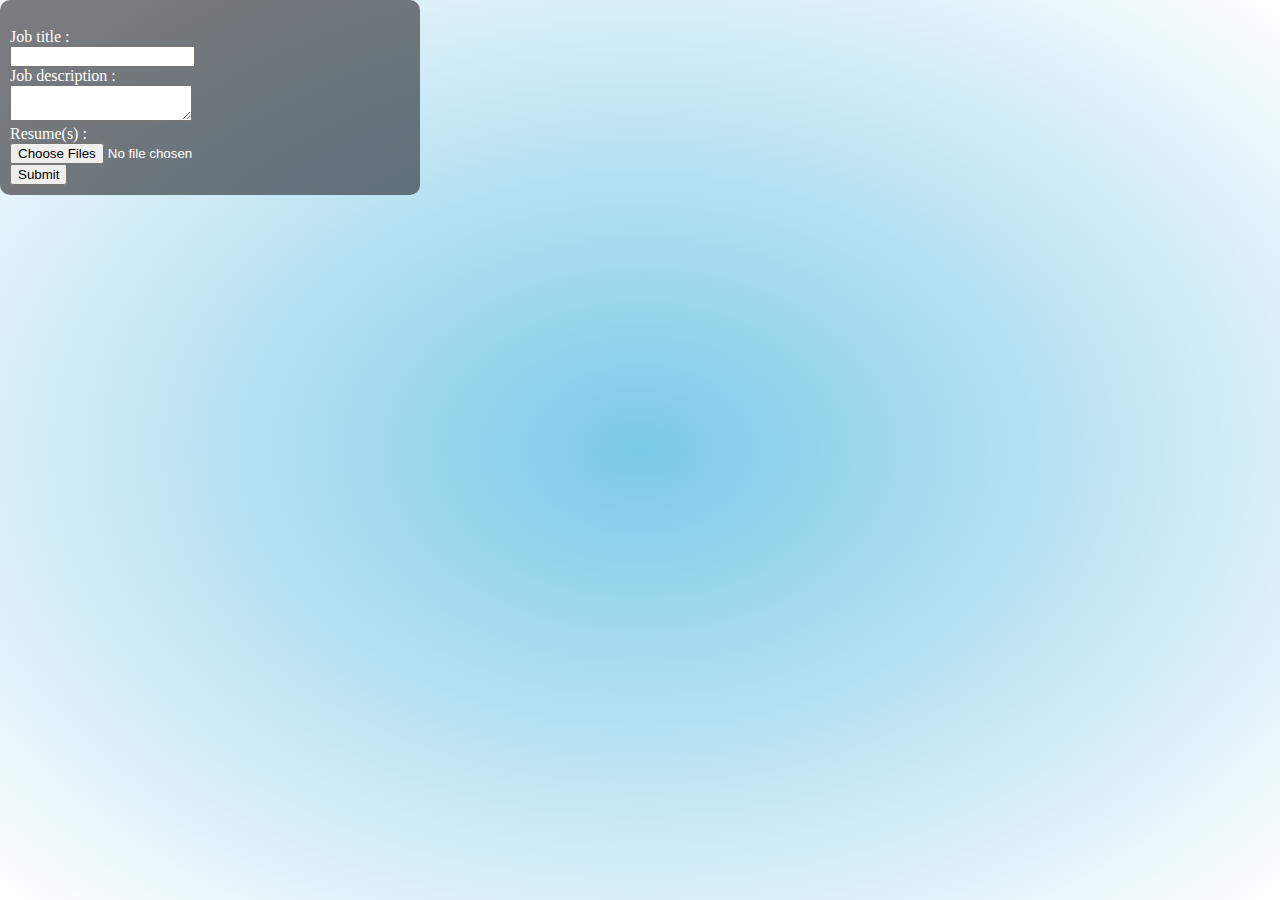
<file: templates/Find_top_applicants.html>
<!DOCTYPE html>
<html lang="en">
    <head>
        <meta charset="UTF-8">
        <meta name="viewport" content="width=device-width, initial-scale=1.0">
        <title>Main</title>
        <link rel="stylesheet" href="../static/css/main_page.css">
        <link rel="stylesheet" href="../static/css/error-panel.css">
    </head>
    <body>

        <form action="/upload_applicants" method="POST" enctype="multipart/form-data">
            <br>
            <label for="job_title">Job title :</label>
            <br>
            <input name="job_title" id="job_title_id" required>
            
            <br>
            <label for="job_description">Job description :</label>
            <br>
            <textarea name="job_description" id="job_description_id" required></textarea>
            
            <br>
            <label for="resumes">Resume(s) :</label>
            <br>
            <input type="file" name="resumes[]" id="resumes_id" accept=".pdf" multiple required>
            
            <br>
            <input type="submit">
        </form>
        <!-- <a href="/">Login</a> -->
        <script src="../static/javascript/Find_applicants.js"></script>
    </body>
</html>
</file>
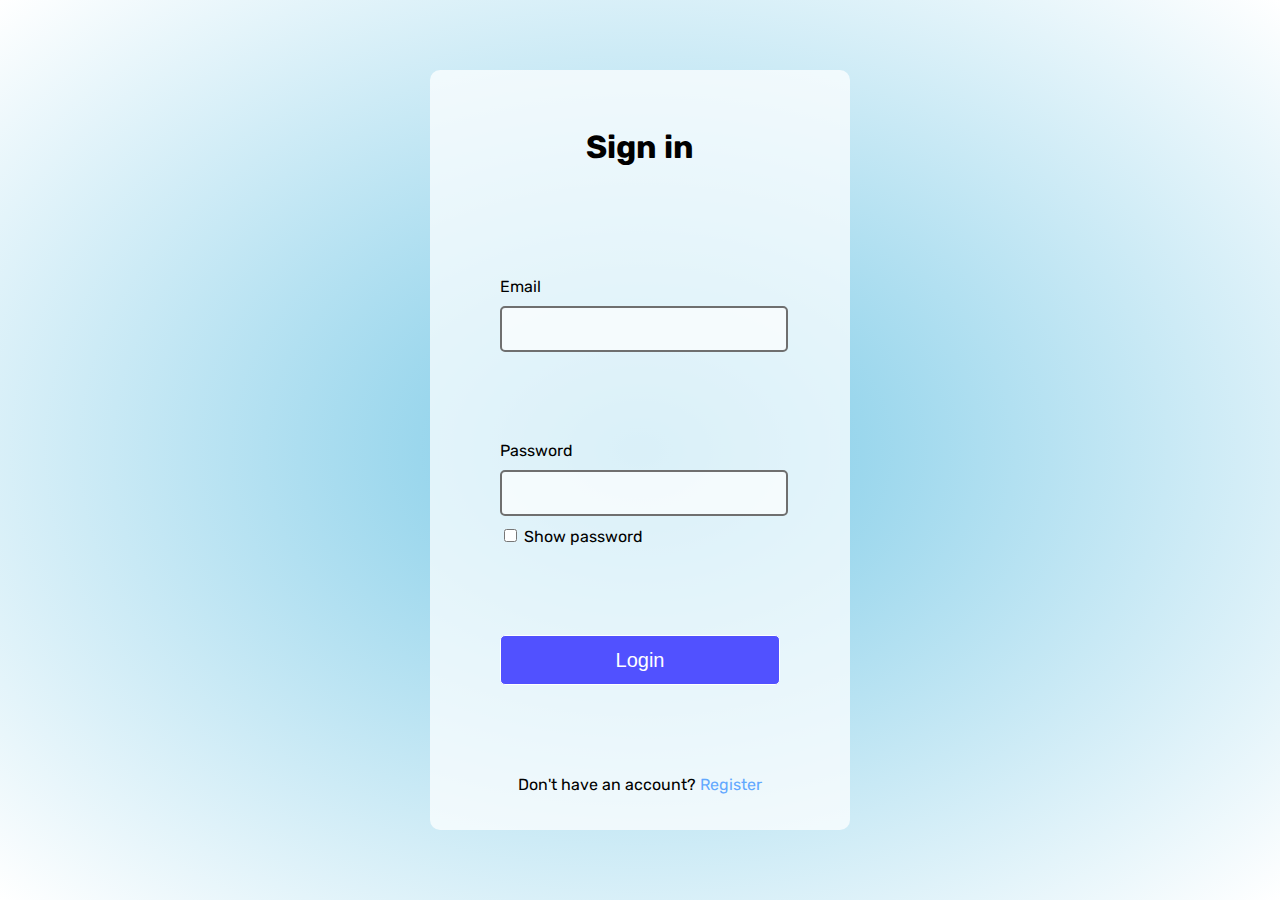
<file: templates/Login.html>
<!DOCTYPE html>
<html lang="en">
    <head>
        <meta charset="UTF-8">
        <meta name="viewport" content="width=device-width, initial-scale=1.0">
        <title>ResumeOnly - Login</title>
        <link rel="stylesheet" href="../static/css/Login.css">
        <link rel="stylesheet" href="../static/css/error-panel.css">
                
        <!-- Rubik font -->
        <link rel="preconnect" href="https://fonts.googleapis.com">
        <link rel="preconnect" href="https://fonts.gstatic.com" crossorigin>
        <link href="https://fonts.googleapis.com/css2?family=Rubik:ital,wght@0,300..900;1,300..900&display=swap" rel="stylesheet">

    </head>
    <body>
        <main>

            <form action="/login_form" method="POST" id="login_form" autocomplete="off">
                <h1>Sign in</h1>
                <div>
                    <label>Email</label>
                    <input type="email" id="email_class" name="email" required>
                </div>
                
                <div>
                    <label>Password</label>
                    <input type="password" id="password_class" name="password" required>
                    
                    <input type="checkbox" id="show_password">
                    <label for="show_password">Show password</label>

                    <!-- <img src="../static/img/password-visibility.svg" alt="visible" class="password-visibility" id="visible">
                    <img src="../static/img/password-hidden.svg" alt="hidden" class="password-visibility" id="hidden"> -->
                </div>
                <p id="error_message">Email or password incorrect</p>
                <div>
                    <button id="submit_button">Login</button>
                </div>
                
                <p style="margin: 0;">Don't have an account? <a href="\register">Register</a></p>
            </form>

        </main>

        <script src="../static/javascript/Login.js"></script>
    </body>
</html>
</file>
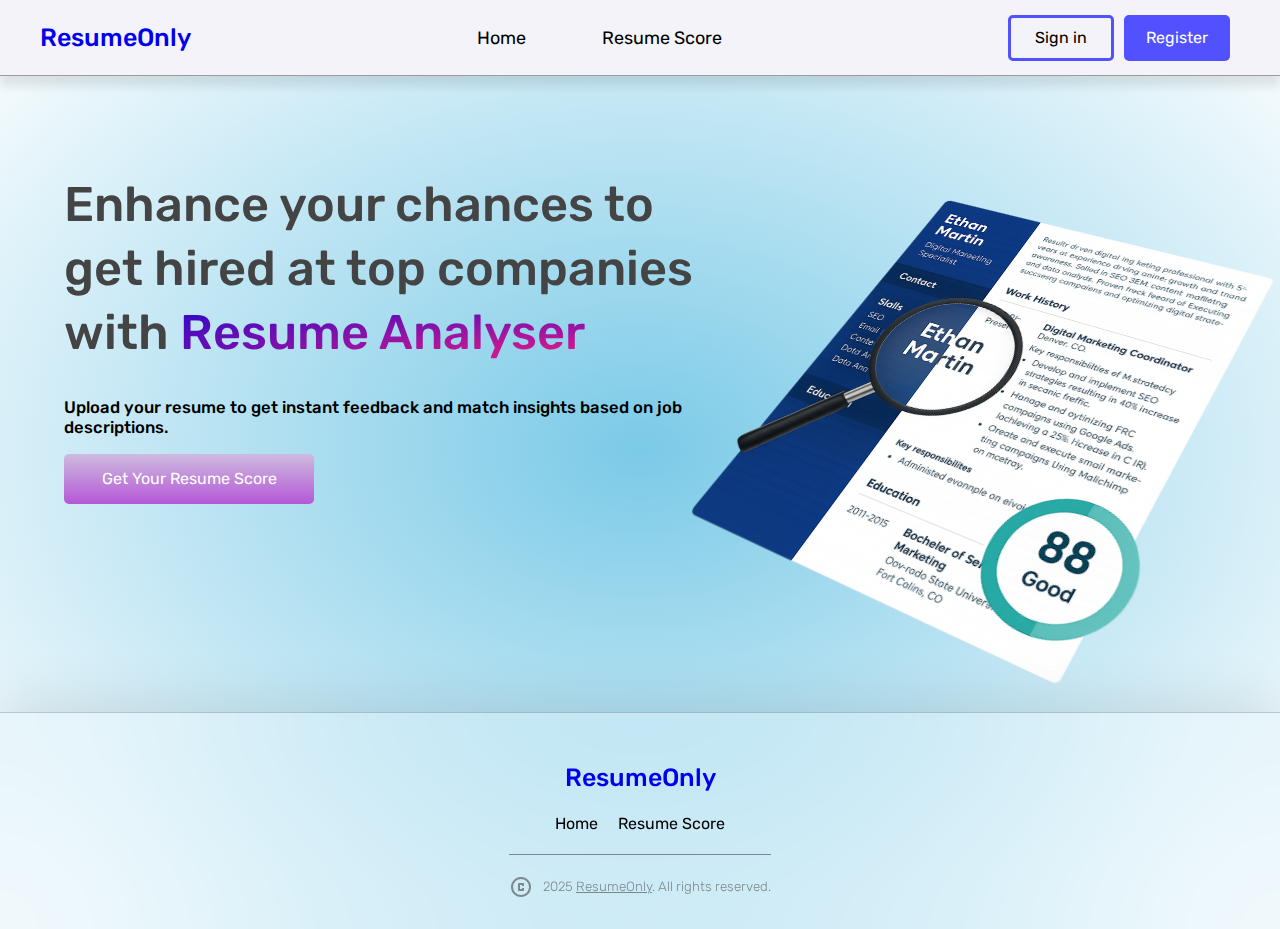
<file: templates/main_page.html>
<!DOCTYPE html>
<html lang="en">
    <head>
        <meta charset="UTF-8">
        <meta name="viewport" content="width=device-width, initial-scale=1.0">
        <title>ResumeOnly</title>
        <link rel="stylesheet" href="../static/css/nav_bar.css">
        <link rel="stylesheet" href="../static/css/main_page.css">
        <link rel="stylesheet" href="../static/css/footer.css">
        
        <!-- Rubik font -->
        <link rel="preconnect" href="https://fonts.googleapis.com">
        <link rel="preconnect" href="https://fonts.gstatic.com" crossorigin>
        <link href="https://fonts.googleapis.com/css2?family=Rubik:ital,wght@0,300..900;1,300..900&display=swap" rel="stylesheet">

        <link rel="stylesheet" href="https://fonts.googleapis.com/css2?family=Material+Symbols+Outlined:opsz,wght,FILL,GRAD@20..48,100..700,0..1,-50..200" />
    </head>
    <body>
        <header>
            <nav>
                <div id="logo_div_id">
                    <a href="/main_page">ResumeOnly</a>
                </div>

                <div id="nav-menu">
                    
                    <div id="options_div_id">
                        <ul>
                            <li><a href="/main_page">Home</a></li>
                            <li><a href="/analyse_resume">Resume Score</a></li>
                            <!-- <li><a href="/analyse_applicants">Top Applicants</a></li> -->
                        </ul>
                    </div>
                    
                    <div id="accout_div_id">
                        <div id="sign_in_up_id">
                            <a href="/login" id="sign_in_id">Sign in</a>
                            <a href="/register" id="register_id">Register</a>
                        </div>
                        
                        <div id="user_div_id">
                            <ul>
                                <li id="log_out_id">
                                    <span class="material-symbols-outlined">logout</span>
                                    <label>Log Out</label>
                                </li>
                                <li id="account_id">
                                    <span class="material-symbols-outlined">account_circle</span>
                                    <label href="">Account</label>
                                </li>
                            </ul>
                            
                        </div>
                    </div>

                </div>
                    
                <span class="material-symbols-outlined menu-icon">menu</span>
            </nav>
        </header>

        <main>
            <section>

                <div id="description_div_id">
                    <h1>Enhance your chances to get hired at top companies with <span>Resume Analyser</span></h1>
                    
                    <p>Upload your resume to get instant feedback and match insights based on job descriptions.</p>
                    
                    <div>
                        <a href="/analyse_resume" id="analyse_resume_button">Get Your Resume Score</a>
                        <!-- <a href="/analyse_applicants" id="find_applicants_button">Find Top Applicants</a> -->
                    </div>

                </div>
                
                <div id="picture_div_id">
                    <img src="../static/img/main-2.png" alt="resume">
                </div>
            </section>
        </main>
        
        <footer>
            <div>
                <a class="website-name" href="/main_page">ResumeOnly</a>
                <div>
                    <ul>
                        <li><a href="/main_page">Home</a></li>
                        <li><a href="/analyse_resume">Resume Score</a></li>
                    </ul>
                </div>

                <div id="rights">
                    <!-- <img src="../static/img/copyright.svg" alt=""> -->
                    <span class="material-symbols-outlined">copyright</span>
                    <p>2025 <a href="/main_page">ResumeOnly</a>. All rights reserved.</p>
                </div>
            </div>
        </footer>
        
        <div id="user-info" data-user-id="{{ user_id }}"></div>

        <script src="../static/javascript/nav.js"></script>
        <script src="../static/javascript/main_page.js"></script>
        <script src="../static/javascript/session_management.js"></script>
    </body>
</html>
</file>
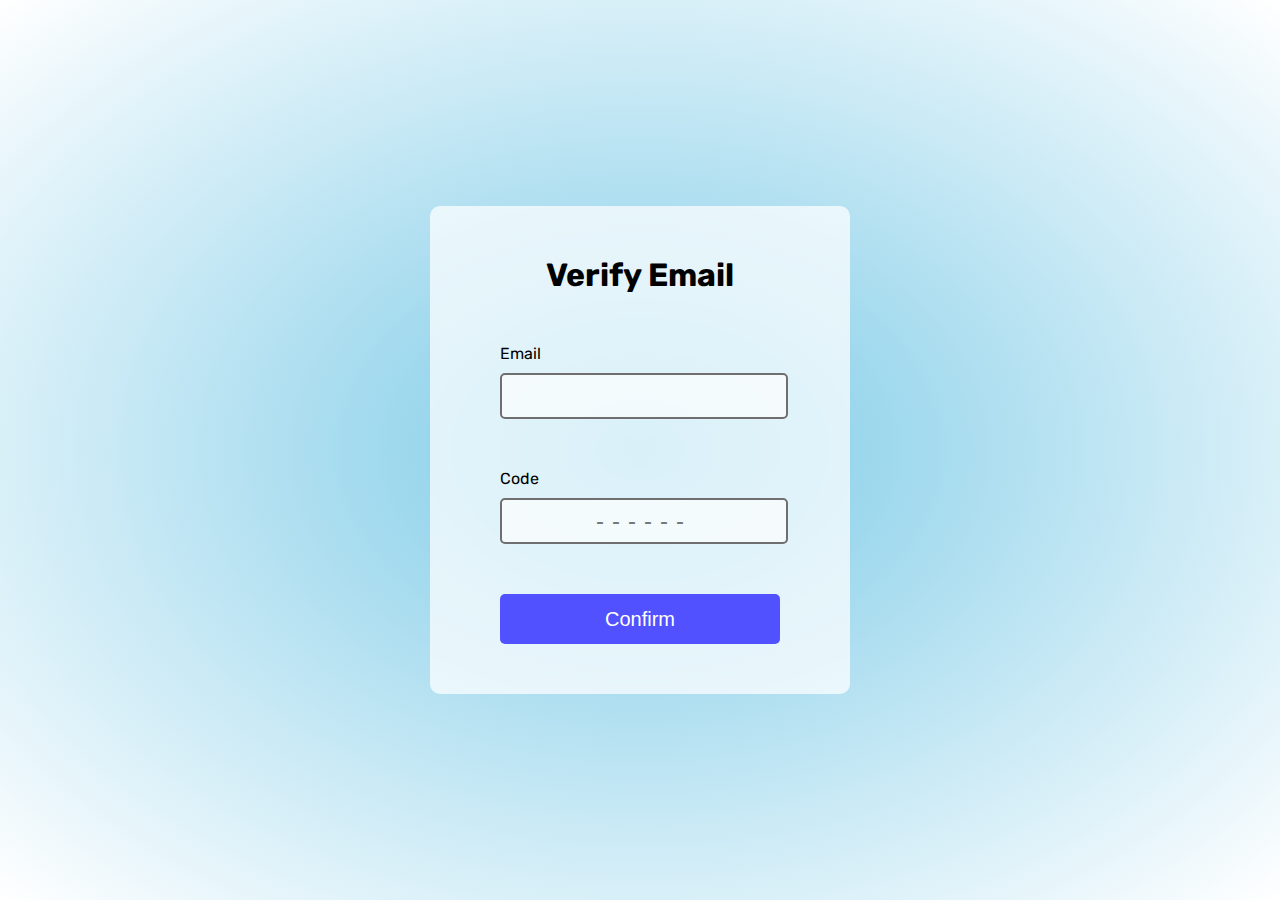
<file: templates/Verify_email.html>
<!DOCTYPE html>
<html lang="en">
    <head>
        <meta charset="UTF-8">
        <meta name="viewport" content="width=device-width, initial-scale=1.0">
        <title>ResumeOnly - Verify Email</title>
        <link rel="stylesheet" href="../static/css/Verify_email.css">

        <!-- Rubik font -->
        <link rel="preconnect" href="https://fonts.googleapis.com">
        <link rel="preconnect" href="https://fonts.gstatic.com" crossorigin>
        <link href="https://fonts.googleapis.com/css2?family=Rubik:ital,wght@0,300..900;1,300..900&display=swap" rel="stylesheet">

    </head>
    <body>
        <main>

            <form action="/Verification" method="POST" id="verification_form" autocomplete="off">
                <h1>Verify Email</h1>
            
                <div>
                    <label for="email_id">Email</label>
                    <input type="email" id="email_id" name="email" required>
                </div>
                
                <div>
                    <label for="verification_code_id">Code</label>
                    <input type="text" inputmode="numeric" pattern="[0-9]*" maxlength="6" placeholder="------" class="code-input" id="verification_code_id"
                    />
                </div>
            
                <p id="error_message">The Code is incorrect</p>
            
                <button id="submit_button">Confirm</button>
            </form>
        </main>

        <script src="../static/javascript/Verify_email.js"></script>
    </body>
</html>
</file>
<file: static/css/main_page.css>
html, body {
  height: 100%;
  margin: 0;
  padding: 0;
}

body{
    /* position: relative; */
    margin: 0;
    background: radial-gradient(rgb(123, 202, 231), rgb(255, 255, 255));
    background-clip: content-box;
    height: fit-content;
}


/* > Main */ 
main > section {
    /* max-width: 100vw; */
    overflow: hidden;
    background-color: transparent;

    padding: 5vw;
    box-sizing: border-box;

    display: flex;
    flex-direction: row;
    gap: 5vw;
    z-index: 0;
}

main > section > #description_div_id {
    min-width: 40%;
    /* height: 100%; */
}

main > section > #description_div_id > h1 {
    font-weight: 500;
    /* font-size: 58px; */
    font-size: 3.8vw;
    font-family: Rubik;
    font-style: normal;
    /* line-height: 76px; */
    line-height: 5vw;

    color: rgb(68, 68, 68);
}

main > section > #description_div_id > h1 > span {
    /* color: rgb(93, 115, 187); */
    background: radial-gradient(rgb(238, 28, 133), rgb(37, 8, 203));
    background-size: 200% 200%;
    background-clip: text;
    -webkit-background-clip: text;
    color: transparent;
    -webkit-text-fill-color: transparent;

    animation: text_color 5s ease-in-out infinite;
}

main > section > #description_div_id > p {
    font-family: Rubik;
    /* font-size: 18px; */
    font-size: 1.3vw;
    font-weight: 500;
}

main > section > #description_div_id > div {
    display: flex;
    align-items: center;
    justify-content: baseline;

}

main > section > #description_div_id > div > #analyse_resume_button {
    text-decoration: none;
    height: 50px;
    width: 250px;
    border-radius: 5px;

    margin-right: 20px;
    background: linear-gradient(rgb(206, 187, 223), rgb(181, 87, 215));
    display: flex;
    align-items: center;
    justify-content: center;
    color: white;

    font-family: Rubik;
}

main > section > #description_div_id > div > #find_applicants_button {
    text-decoration: none;
    height: 50px;
    width: 246px;
    border: solid;
    border-width: 1px;
    border-radius: 5px;

    margin-right: 20px;
    background-color: transparent;
    display: flex;
    align-items: center;
    justify-content: center;
    color: rgb(67, 67, 67);

    font-family: Rubik;
}

@keyframes text_color {
    0% {
        background-position: 0% 50%;
    }
    50% {
        background-position: 100% 50%;
    }
    100% {
        background-position: 0% 50%;
    }
}

#picture_div_id {
    display: flex;
    justify-content: start;
    align-items: baseline;
    perspective: 1000px;
}

#picture_div_id > img {
    width: 35vw;
    transform: rotateX(40deg) rotateY(-10deg) rotateZ(30deg);
    background: transparent;
    transition: transform 0.5s;
}

#picture_div_id > img:hover {
    transform: rotateX(25deg) rotateY(-10deg) rotateZ(15deg);
}

form {
    width: 400px;
    height: 60%;
    border-radius: 10px;
    padding: 10px;
    /* display: flex; */
    flex-direction: column;
    align-items: center;
    justify-content: space-around;
    gap: 5%;
    background-color: rgba(30, 27, 33, 0.575);
    color: white;
}


@media only screen and (max-width: 700px) {
    
    main > section {
        flex-direction: column;
        align-items: center;
        /* justify-content: center; */
        gap: 5vw;
    }

    main > section > div > h1 {
        text-align: center;
    }
    
    main > section > div > p {
        text-align: center;
    }
    
    main > section > div > div {
        display: flex;
        flex-direction: column;
        align-items: center;
        /* justify-content: center; */
        gap: 5vw;
    }

    #picture_div_id > img {
        transform: rotateX(0) rotateY(0) rotateZ(0);
    }


}

/* h1 {
    margin: 0;
}


div, button {
    display: block;
    width: 70%;
    height: 50px;
    position: relative;
}

input {
    width: 100%;
    height: 50px;
    background-color: transparent;
    border-width: 0 0 2px 0px;
    border-style: solid;
    border-color: white;
    font-size: larger;
    color: white;
}

input:focus {
    outline: none;
}

label {
    position: absolute;
    transform: translateY(-40px);
}

span {
    font-size: larger;
    position: absolute;
    left: calc(15px * var(--i));
    transition: transform 0.3s;
    transition-delay: calc(0.1s * var(--i));
    cursor: text;
}

.moh {
    transform: translateY(-25px);
}


button {
    border-radius: 5px;
    border: none;
}

a {
    text-decoration: none;
    color: rgb(98, 168, 255);
}

#hidden {
    display: none;
}

#error_message {
    margin: 0;
    display: none;
    color: rgb(243, 121, 121);
}

#error_passwords_match {
    margin: 0;
    display: none;
    color: rgb(243, 121, 121);
}

p {
    margin: 0;
} */
</file>
<file: static/css/error-panel.css>
.error-panel {
    position: fixed;
    top: 0;
    bottom: 0;
    left: 0;
    right: 0;

    width: 100vw;
    display: flex;
    align-items: center;
    justify-content: center;

    background-color: rgba(0, 0, 0, 0.556);

    z-index: 100;

    font-family: Rubik;
}

.error-panel > span {
    width: 300px;
    height: fit-content;
    
    display: flex;
    flex-direction: column;
    justify-content: space-between;
    gap: 25px;

    box-sizing: border-box;
    padding: 25px 20px;

    border-radius: 20px;

    background-color: rgb(255, 255, 255);
}

.error-panel > span > h2 {
    text-align: center;
    margin: 0;
}

.error-panel > span > div {
    width: 100%;
    display: flex;
    flex-direction: row;
    align-items: center;
    justify-content: center;
}

.error-panel > span > div > button {
    width: 100px;
    height: 40px;

    border-radius: 5px;
    color: rgb(255, 255, 255);
    background-color: blue;
    border: solid 2px blue;
}
</file>
<file: static/css/Login.css>
html, body {
  height: 100%;
  margin: 0;
  padding: 0;
}

body{
    margin: 0;
    position: absolute;
    left: 0;
    right: 0;
    top: 0;
    bottom: 0;
    background: radial-gradient(rgb(123, 202, 231), rgb(255, 255, 255));
    background-clip: content-box;
}

main {
    position: absolute;
    left: 0;
    right: 0;
    top: 0;
    bottom: 0;
    background-color: transparent;

    padding: 80px;

    display: flex;
    justify-content: center;
    align-items: center;
    z-index: 0;
}


form {
    width: 400px;
    height: 100%;
    border-radius: 10px;
    padding: 10px;
    display: flex;
    flex-direction: column;
    align-items: center;
    justify-content: space-around;
    gap: 5%;
    color: rgb(0, 0, 0);
    background-color: rgba(255, 255, 255, 0.717);

    font-family: Rubik;
}

#email_class, #password_class {
    width: 100%;
    height: 40px;
    background-color: rgba(255, 255, 255, 0.664);

    border-style: solid;
    border-width: 2px;
    border-radius: 5px;
    border-color: rgb(111, 111, 111);
    font-size: larger;
    color: rgb(0, 0, 0);

    margin-top: 10px;
}

#password_class {
    margin-bottom: 10px;
}

div, button {
    display: block;
    width: 70%;
    /* height: 50px; */
    position: relative;
}

button {
    width: 100%;
    height: 50px;
    border-radius: 5px;
    border: solid;
    border-width: 1px;

    font-size: 20px;
    background-color: rgb(81, 81, 255);
    color: white;
}

a {
    text-decoration: none;
    color: rgb(98, 168, 255);
}

.password-visibility {
    /* display: flex; */
    /* width: 15px; */
    background-color: rgb(97, 65, 118);
    position: absolute;
    right: -5px;
    top: 15px;
}

/* .password-visibility img {
    position: absolute;
    right: 0;
} */

#hidden {
    display: none;
}

#error_message {
    display: none;
    margin: 0;
    color: rgb(232, 124, 124);
}
</file>
<file: static/css/nav_bar.css>
/* > Nav bar */

header {
    min-width: 350px;
    /* height: 10%; */
    height: 75px;
    background-color: rgb(243, 243, 249);
    box-shadow: 0px 10px 10px rgba(0, 0, 0, 0.098);
    position: relative;
    z-index: 1;
    border: solid rgb(158, 157, 157);
    border-width: 0 0 1px 0;
}

header > nav {
    height: 100%;
    display: flex;
    justify-content: space-between;
    align-items: center;
    padding: 0 40px;
    
}

header > nav > #logo_div_id > a {
    text-decoration: none;
    font-family: Rubik;
    font-size: 25px;
    font-weight: 500;
}

header > nav > #nav-menu {
    flex: 1;
    display: flex;
    flex-direction: row;
    justify-content: space-between;
    align-items: center;
    /* padding: 0 40px; */
}

header > nav > div > #options_div_id {
    flex: 1;
    display: flex;
    justify-content: center;
}

header > nav > div > #options_div_id > ul {
    list-style-type: none;
    margin: 0;
    padding: 0;
    overflow: hidden;
}

header > nav > div > #options_div_id > ul > li {
    float: left;
    /* margin: 0 40px; */
    margin: 0 3vw;
}

header > nav > div > #options_div_id > ul > li > a{
    text-decoration: none;
    font-family: Rubik;
    font-size: 18px;
    /* font-weight: 500; */

    color: black;
}

header > nav > div > #options_div_id > ul > li > a:hover{
    color: rgb(100, 151, 234);
}

header > nav > div > #accout_div_id > #sign_in_up_id  {
    display: none;
    flex-direction: row;
    justify-content: center;
    align-items: center;

    /* width: 500px; */

}

header > nav > div > #accout_div_id > #sign_in_up_id > a {
    text-decoration: none;
    font-family: Rubik;
    /* font-size: 25px; */
    /* font-weight: 500; */
    
    display: flex;
    flex-direction: row;
    justify-content: center;
    align-items: center;
    
    width: 100px;
    height: 40px;
    background-color: blue;

    border: solid;
    border-radius: 5px;
    border-color: blue;
    margin-right: 10px;
}

header > nav > div > #accout_div_id > #sign_in_up_id > #sign_in_id {
    background-color: transparent;

    color: rgb(0, 0, 0);
    border: solid;
    border-radius: 5px;
    border-color: rgb(81, 81, 255);
    margin-right: 10px;
}

header > nav > div > #accout_div_id > #sign_in_up_id > #register_id {
    background-color: rgb(81, 81, 255);

    color: rgb(255, 255, 255);
    border: solid;
    border-radius: 5px;
    border-color: rgb(81, 81, 255);
    margin-right: 10px;
}

header > nav > .menu-icon {
    display: none;
    /* visibility: hidden; */
}

#user_div_id {
    display: flex;
    flex-direction: column;
    align-items: center;
    justify-content: center;
    font-family: Rubik;
    background-color: transparent;
    color: white;

    /* position: relative; */
}

#user_div_id > span {
    
    background-color: rgb(197, 182, 182);

    width: 100px;
    height: 30px;
    border-radius: 17px;

    display: flex;
    justify-content: space-evenly;
    align-items: center;
}

#user_div_id > #account_menu_div_id {
    height: fit-content;
}

#user_div_id > ul {
    list-style-type: none;
    margin: 0;
    padding: 0;

    display: flex;
    flex-direction: row;
    justify-content: space-between;
    align-items: stretch;
    gap: 5%;
}

#user_div_id > ul > li {
    display: flex;
    flex-direction: row;
    justify-content: space-between;
    align-items: center;
    
    padding: 5px 15px;
    
    width: 100px;
    height: 30px;
    
    border: solid blue 2px;
    border-radius: 10px;
}

#user_div_id > ul > #account_id {
    background-color: blue;
    transition: 0.2s;
}

#user_div_id > ul > #account_id:hover {
    background-color: transparent;
    color: black;
}

#user_div_id > ul > #log_out_id {
    background-color: transparent;
    color: black;
    transition: 0.2s;
}

#user_div_id > ul > #log_out_id:hover {
    background-color: blue;
    color: white;
}

#user_div_id > ul > li:hover {
    background-color: rgb(169, 161, 161);
}

#user_div_id > ul > li > label {
    /* color: black; */
    font-family: Rubik;
}

#user_div_id > ul > li > img {
    height: 25px;
    width: 25px;
}


@media only screen and (max-width: 750px) {
    
    header > nav > #nav-menu {
        position: absolute;
        bottom: 101%;
        top: auto;
        left: 0;

        display: flex;
        flex-direction: column;
        align-items: baseline;
        gap: 25px;

        width: 100vw;
        background-color: rgb(234, 254, 255);
        border: solid black;
        border-width: 0 0 1px 0;
        box-shadow: 0 10px 10px rgba(41, 40, 40, 0.377);

        box-sizing: border-box;
        padding-bottom: 20px;

        z-index: 0;
        transition: top 2s, bottom 2s;
    }

    header > nav > div > #options_div_id {
        gap: 10px;
    }

    header > nav > div > #options_div_id > ul > li {
        float: none;
        margin: 5px 0 0 0;
        width: 100vw;
        height: 45px;
        /* background-color: aqua; */

        display: flex;
        justify-content: center;
        align-items: center;

        transition: background-color 0.5s;
    }
    
    header > nav > div > #options_div_id > ul > li:hover {
        background-color: rgba(90, 88, 88, 0.141);
    }
    
    header > nav > div > #accout_div_id  {
        width: 100%;
        display: flex;
        flex-direction: row;
        justify-content: center;
        align-items: center;
    }

    header > nav > div > #accout_div_id > #sign_in_up_id  {
        gap: 3vw;
    }

    header > nav > div > #accout_div_id > #sign_in_up_id > a {
        width: 40vw;
    }

    header > nav > .menu-icon {
        cursor: pointer;
        display: inline-block;
    }


}
</file>
<file: static/css/footer.css>
footer {
    min-width: 350px;
    background-color: transparent;
    /* background-color: rgb(243, 243, 249); */
    box-shadow: 0px -10px 50px rgba(0, 0, 0, 0.098);
    backdrop-filter: blur(105px);

    border: solid;
    border-width: 1px 0 0 0;
    border-color: rgba(7, 7, 7, 0.2);

    box-sizing: border-box;
    padding: 50px 10% 30px 10%;

    font-family: Rubik;
}

footer > div {
    display: flex;
    flex-direction: column;
    align-items: center;
    justify-content: center;
}

footer > div > .website-name {
    text-decoration: none;
    font-family: Rubik;
    font-size: 25px;
    font-weight: 500;
}

footer > div > p {
    font-weight: lighter;

    text-align: center;
    line-height: 1.5;
    color: rgba(59, 57, 57, 0.6);

}

footer > div > div {
    display: flex;
    align-items: center;
    justify-content: center;
    color: black;
}

footer > div > div > ul {
    display: flex;
    align-items: center;
    justify-content: space-around;
    list-style: none;

    padding: 0;

}

footer > div > div > ul > li {
    float: left;
    padding: 0 10px;
}

footer > div > div > ul > li > a {
    text-decoration: none;
    color: rgb(0, 0, 0);

    display: flex;
    justify-content: center;
    align-items: center;
    height: 30px;
    width: fit-content;

    transition: 0.3s;
}

footer > div > div > ul > li > a:hover {
    font-size: large;
    color: rgb(121, 121, 121);
}

#rights {
    padding: 20px 0 0 0;
    border: solid;
    border-width: 1px 0 0 0;
    color: rgba(70, 70, 70, 0.6);
}

#rights > p {
    padding: 0 0 0 10px;
    margin: 0;

    font-size: smaller;
    font-weight: lighter;

    text-align: center;
    line-height: 1.5;
    color: rgba(70, 70, 70, 0.6);
}

#rights > p > a {
    color: rgba(70, 70, 70, 0.6);
}

.material-symbols-outlined {
  font-variation-settings:
  'FILL' 0,
  'wght' 400,
  'GRAD' 0,
  'opsz' 24
}
</file>
<file: static/css/Verify_email.css>
/* 
body{
    position: absolute;
    left: 0;
    right: 0;
    top: 0;
    bottom: 0;
    display: flex;
    justify-content: center;
    align-items: center;
    background: radial-gradient(rgb(123, 202, 231), rgb(255, 255, 255));
    background-clip: content-box;
}

form {
    width: 400px;
    height: 90%;
    border-radius: 10px;
    padding: 10px;
    display: flex;
    flex-direction: column;
    align-items: center;
    justify-content: space-around;
    gap: 5%;
    background-color: rgba(30, 27, 33, 0.575);
    color: white;
} */

html, body {
  height: 100%;
  margin: 0;
  padding: 0;
}

body{
    margin: 0;
    position: absolute;
    left: 0;
    right: 0;
    top: 0;
    bottom: 0;
    background: radial-gradient(rgb(123, 202, 231), rgb(255, 255, 255));
    background-clip: content-box;
}

main {
    position: absolute;
    left: 0;
    right: 0;
    top: 0;
    bottom: 0;
    background-color: transparent;

    padding: 80px;

    display: flex;
    justify-content: center;
    align-items: center;
    z-index: 0;
}


form {
    width: 400px;
    /* height: 100%; */
    height: fit-content;
    border-radius: 10px;
    padding: 50px 10px;
    display: flex;
    flex-direction: column;
    align-items: center;
    justify-content: space-around;
    gap: 50px;
    color: rgb(0, 0, 0);
    background-color: rgba(255, 255, 255, 0.717);

    font-family: Rubik;
}

h1 {
    margin: 0;
}


div, button {
    display: block;
    width: 70%;
    position: relative;
}

button {
    width: 70%;
    height: 50px;
    border-radius: 5px;
    border: solid;
    border-width: 1px;

    font-size: 20px;
    background-color: rgb(81, 81, 255);
    color: white;
}

input {
    width: 100%;
    height: 40px;
    background-color: rgba(255, 255, 255, 0.664);

    border-style: solid;
    border-width: 2px;
    border-radius: 5px;
    border-color: rgb(111, 111, 111);
    font-size: larger;
    color: rgb(0, 0, 0);

    margin-top: 10px;
}

.code-input {
  font-size: 1.5rem;
  text-align: center;
  letter-spacing: 0.5rem; /* spread out the dashes/numbers */
}

.code-input::placeholder {
  letter-spacing: 0.5rem; /* make dashes spread evenly */
}

/* input:focus {
    outline: none;
} */

/* label {
    position: absolute;
    transform: translateY(-40px);
} */

span {
    font-size: larger;
    position: absolute;
    left: calc(15px * var(--i));
    transition: transform 0.3s;
    transition-delay: calc(0.1s * var(--i));
    cursor: text;
}

.moh {
    transform: translateY(-25px);
}


button {
    border-radius: 5px;
    border: none;
}

a {
    text-decoration: none;
    color: rgb(98, 168, 255);
}

.password-visibility {
    /* display: flex; */
    /* width: 15px; */
    background-color: rgb(97, 65, 118);
    position: absolute;
    right: -5px;
    top: 15px;
}

/* .password-visibility img {
    position: absolute;
    right: 0;
} */

#hidden {
    display: none;
}

#error_message {
    margin: 0;
    display: none;
    color: rgb(243, 121, 121);
}

#error_passwords_match {
    margin: 0;
    display: none;
    color: rgb(243, 121, 121);
}

p {
    margin: 0;
}
</file>
